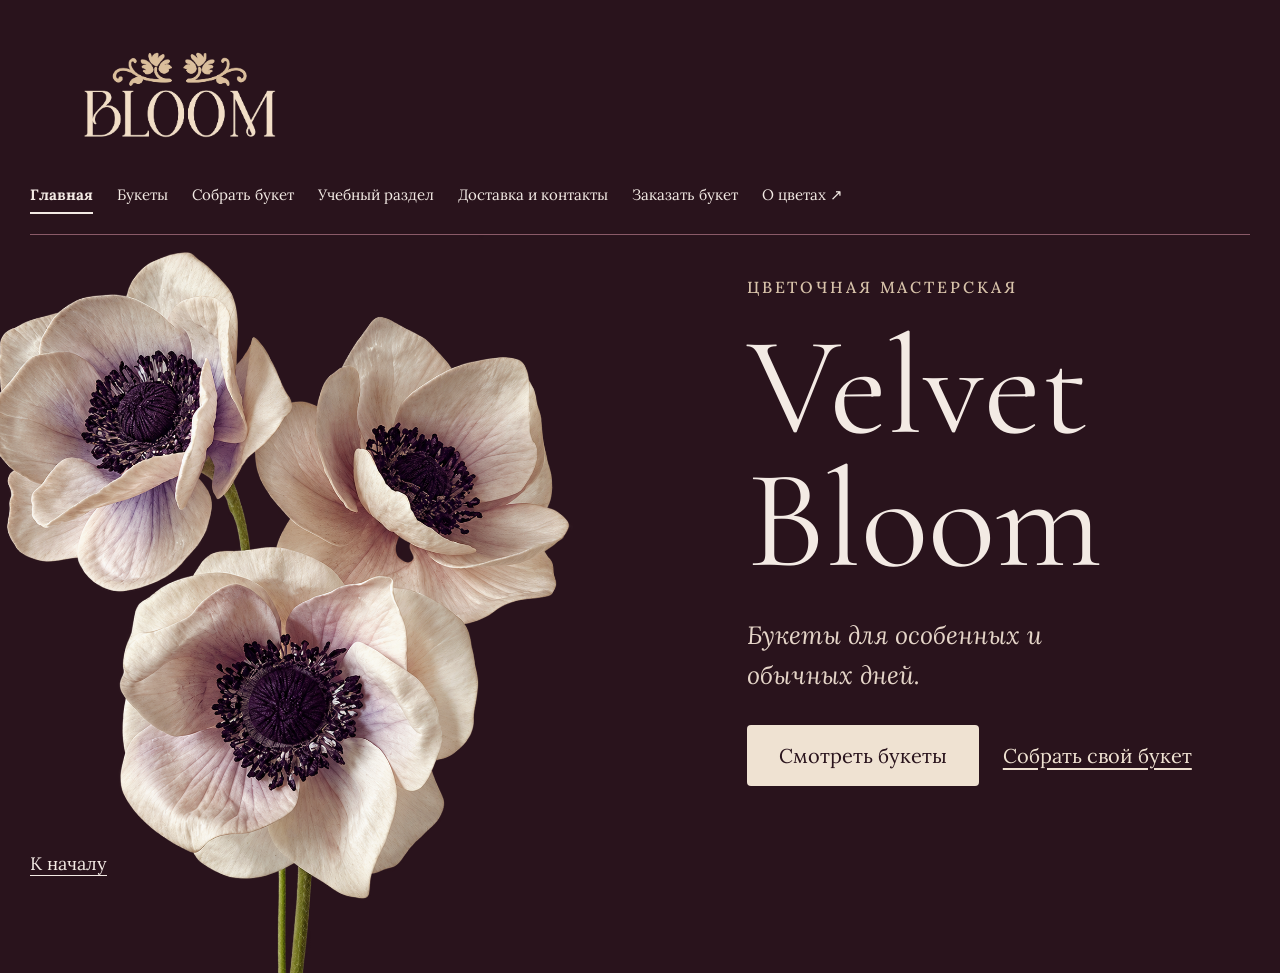
<file: index.html>
<!DOCTYPE html>
<html lang="ru">
<head>
    <meta charset="UTF-8">
    <meta name="viewport" content="width=device-width, initial-scale=1.0">
    <title>Velvet Bloom — цветочная мастерская</title>
    <link href="https://fonts.googleapis.com/css2?family=Cormorant+Garamond:wght@400;500&display=swap"
      rel="stylesheet">
    <link href="https://fonts.googleapis.com/css2?family=Lora:wght@400;500;600;700&display=swap"
      rel="stylesheet">  
      <link rel="stylesheet" href="css/style.css">
</head>
<body id="top">
    <nav>
        <a class="site-logo" href="index.html">
    <img src="images/logo-bloom.png"
     alt="Velvet Bloom — на главную"
     width="180">
</a>
    <a href="index.html" aria-current="page">Главная</a>
    <a href="html/bouquets.html">Букеты</a>
    <a href="html/builder.html">Собрать букет</a>
    <a href="html/study.html">Учебный раздел</a>
    <a href="html/contacts.html#delivery">Доставка и контакты</a>
    <a href="html/order.html">Заказать букет</a>
    <a href="https://ru.wikipedia.org/wiki/Цветковые_растения"
   target="_blank"
   rel="noopener noreferrer">О цветах ↗</a>
</nav>
    <main class="hero">
        <div class="hero-flower">
    <img src="images/hero-anemones.png" alt="">
</div>
    <div class="hero-text" id="about">
        <p class="hero-label">Цветочная мастерская</p>

        <h1>Velvet Bloom</h1>

        <p class="hero-description">
            Букеты для особенных и обычных дней.
        </p>

        <div class="hero-actions" id="choose">
            <a class="hero-button" href="html/bouquets.html">Смотреть букеты</a>
            <a class="hero-link" href="html/builder.html">Собрать свой букет</a>
        </div>
    </div>

</main>
<p class="section-links">
    <a href="#top">К началу</a>
</p>
</body>
</html>
</file>
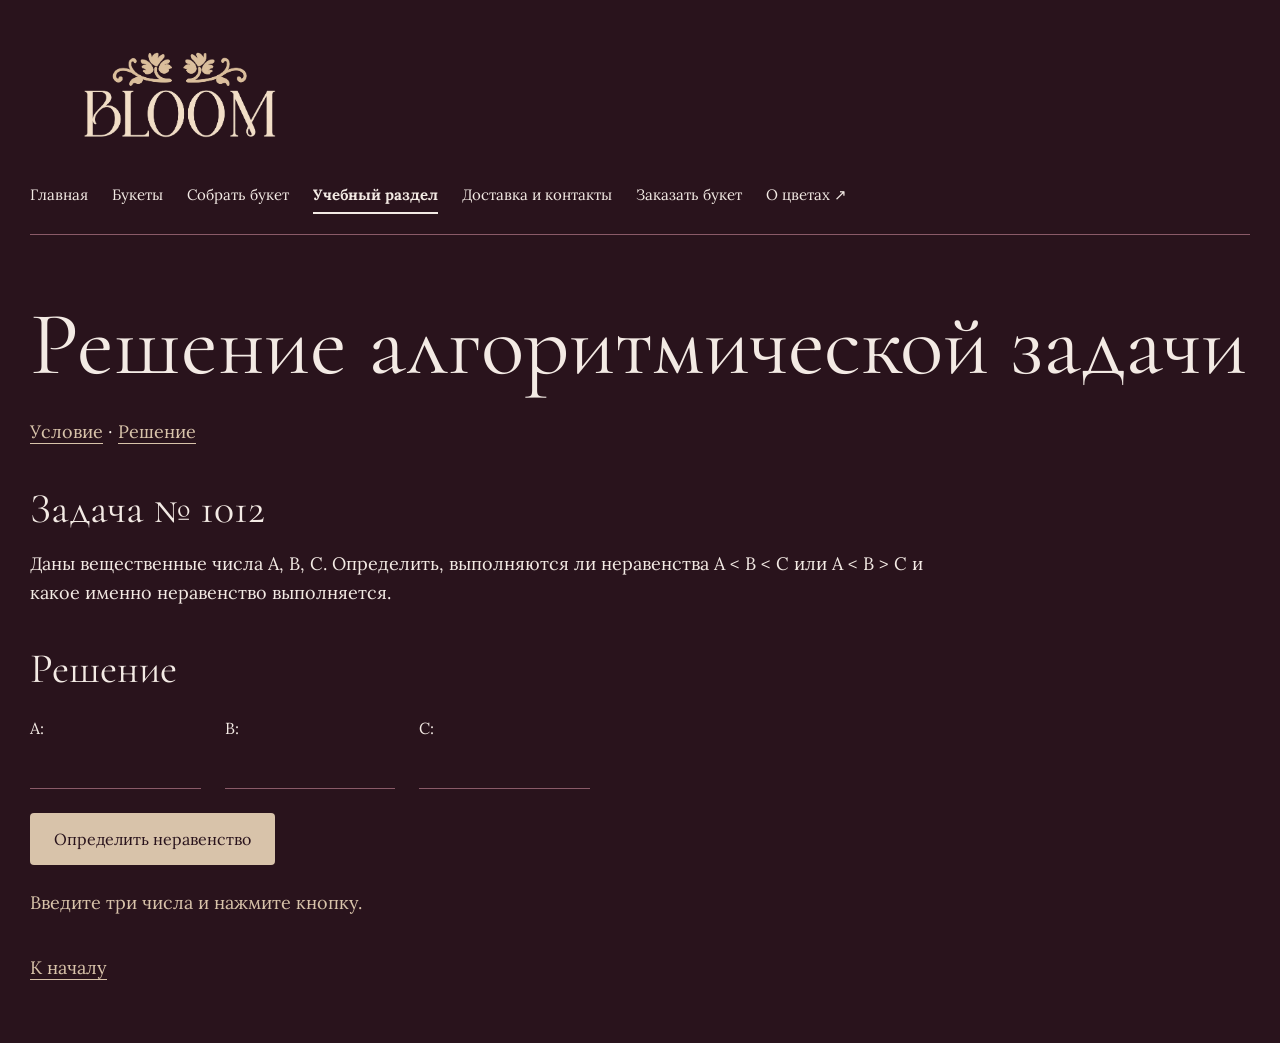
<file: html/algorithm.html>
<!DOCTYPE html>
<html lang="ru">
<head>
  <meta charset="UTF-8">
  <meta name="viewport" content="width=device-width, initial-scale=1.0">
  <title>Решение алгоритмической задачи — Velvet Bloom</title>
  <link href="https://fonts.googleapis.com/css2?family=Lora:wght@400;500;600;700&display=swap"
      rel="stylesheet">
    <link href="https://fonts.googleapis.com/css2?family=Cormorant+Garamond:wght@400;500&display=swap"
      rel="stylesheet"> 
      <link rel="stylesheet" href="../css/style.css">
</head>
<body>
  <nav>
    <a class="site-logo" href="../index.html">
    <img src="../images/logo-bloom.png"
     alt="Velvet Bloom — на главную"
     width="180">
</a>
    <a href="../index.html">Главная</a>
    <a href="bouquets.html">Букеты</a>
    <a href="builder.html">Собрать букет</a>
    <a href="study.html" aria-current="page">Учебный раздел</a>
    <a href="contacts.html#delivery">Доставка и контакты</a>
    <a href="order.html">Заказать букет</a>
    <a href="https://ru.wikipedia.org/wiki/Цветковые_растения"
   target="_blank"
   rel="noopener noreferrer">О цветах ↗</a>
  </nav>

 <main id="top" class="algorithm-page">
    <h1>Решение алгоритмической задачи</h1>

    <p>
        <a href="#condition">Условие</a> ·
        <a href="#solution">Решение</a>
    </p>

    <section id="condition">
        <h2>Задача № 1012</h2>
        <p>
            Даны вещественные числа A, B, C. Определить,
            выполняются ли неравенства A &lt; B &lt; C
            или A &lt; B &gt; C и какое именно неравенство выполняется.
        </p>
    </section>

    <section id="solution">
        <h2>Решение</h2>

        <form id="algorithm-form">
            <label>
                A:
                <input type="number" id="number-a"
                       name="a" step="any" required>
            </label>

            <label>
                B:
                <input type="number" id="number-b"
                       name="b" step="any" required>
            </label>

            <label>
                C:
                <input type="number" id="number-c"
                       name="c" step="any" required>
            </label>

            <button type="submit">Определить неравенство</button>
        </form>

        <p id="algorithm-result" aria-live="polite">
            Введите три числа и нажмите кнопку.
        </p>
    </section>

    <p><a href="#top">К началу</a></p>
</main>
<script>
    document.getElementById('algorithm-form')
        .addEventListener('submit', function (event) {
            event.preventDefault();

            const a = document.getElementById('number-a').valueAsNumber;
            const b = document.getElementById('number-b').valueAsNumber;
            const c = document.getElementById('number-c').valueAsNumber;
            const result = document.getElementById('algorithm-result');

            if (![a, b, c].every(Number.isFinite)) {
                result.innerText = 'Введите три корректных числа.';
                return;
            }

            if (a < b && b < c) {
                result.innerText = 'Выполняется неравенство A < B < C.';
            } else if (a < b && b > c) {
                result.innerText = 'Выполняется неравенство A < B > C.';
            } else {
                result.innerText =
                    'Ни одно из указанных неравенств не выполняется.';
            }
        });
</script>
</body>
</html>
</file>
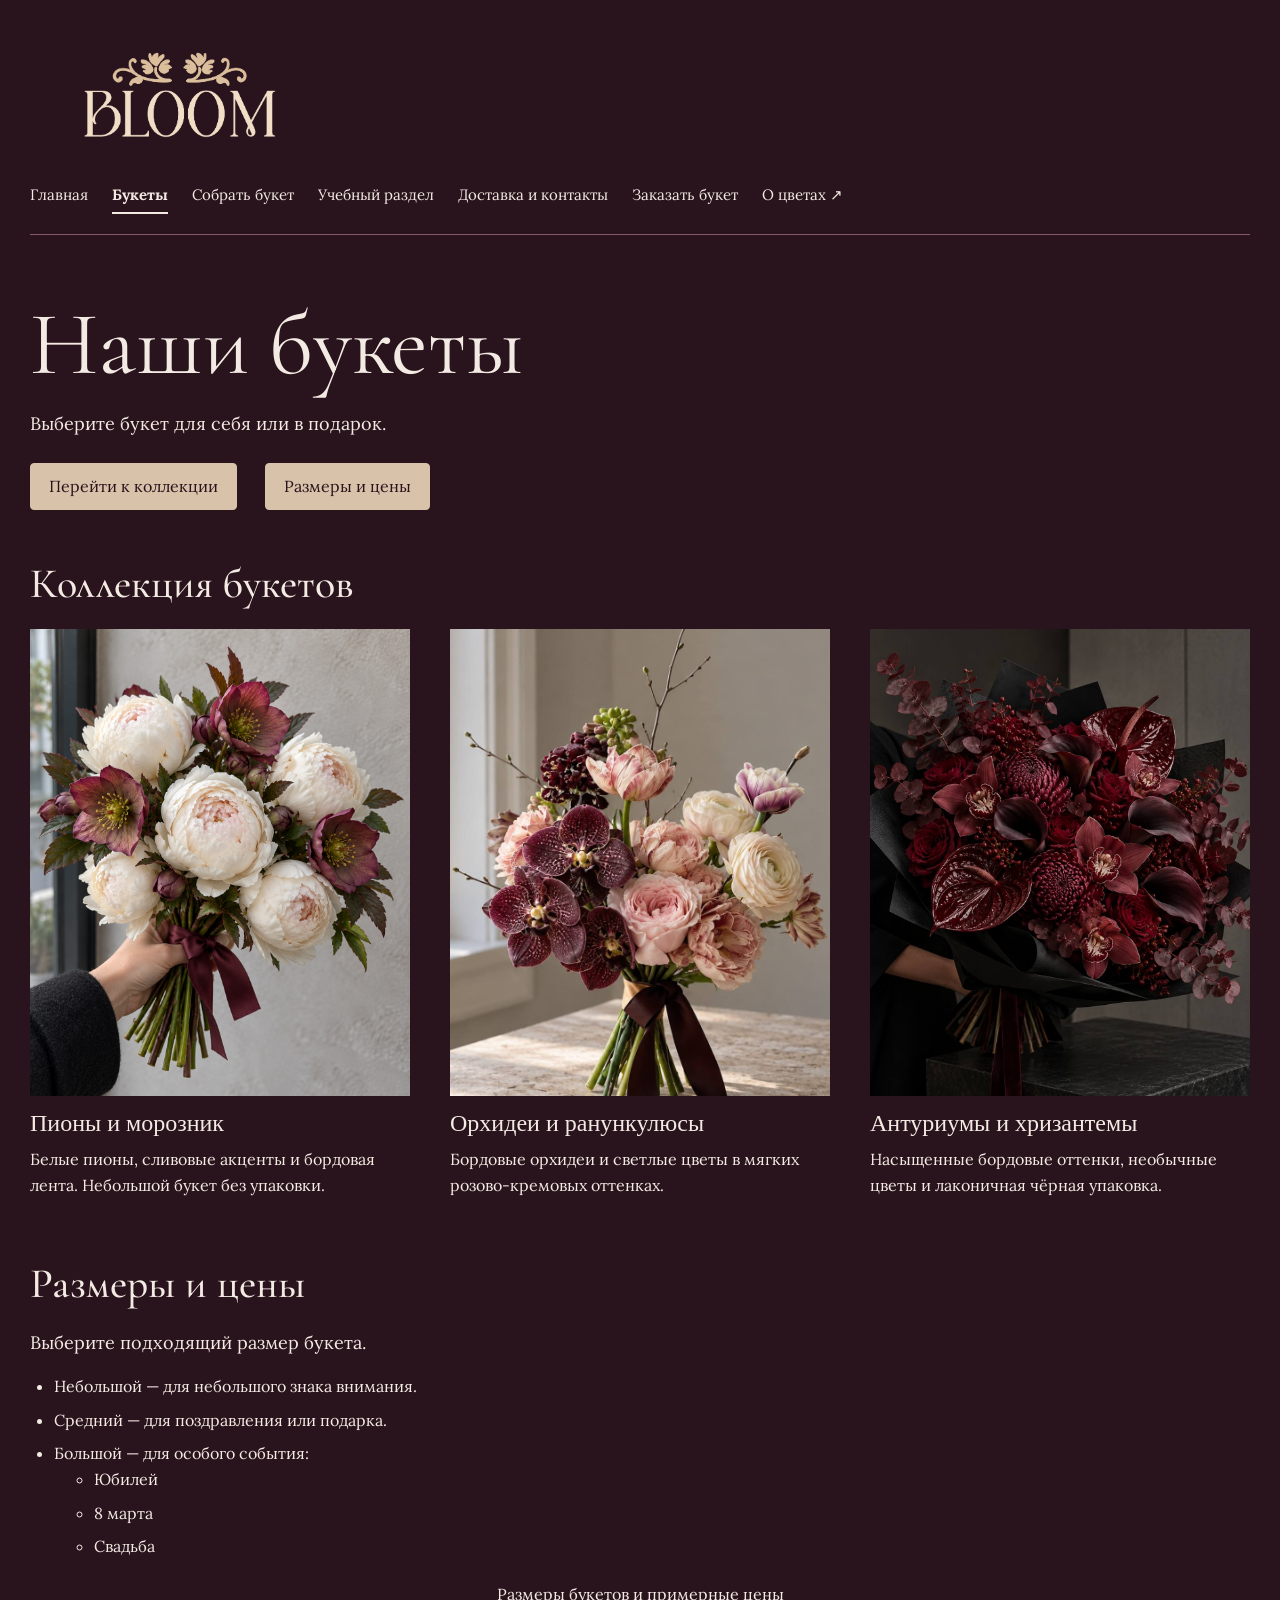
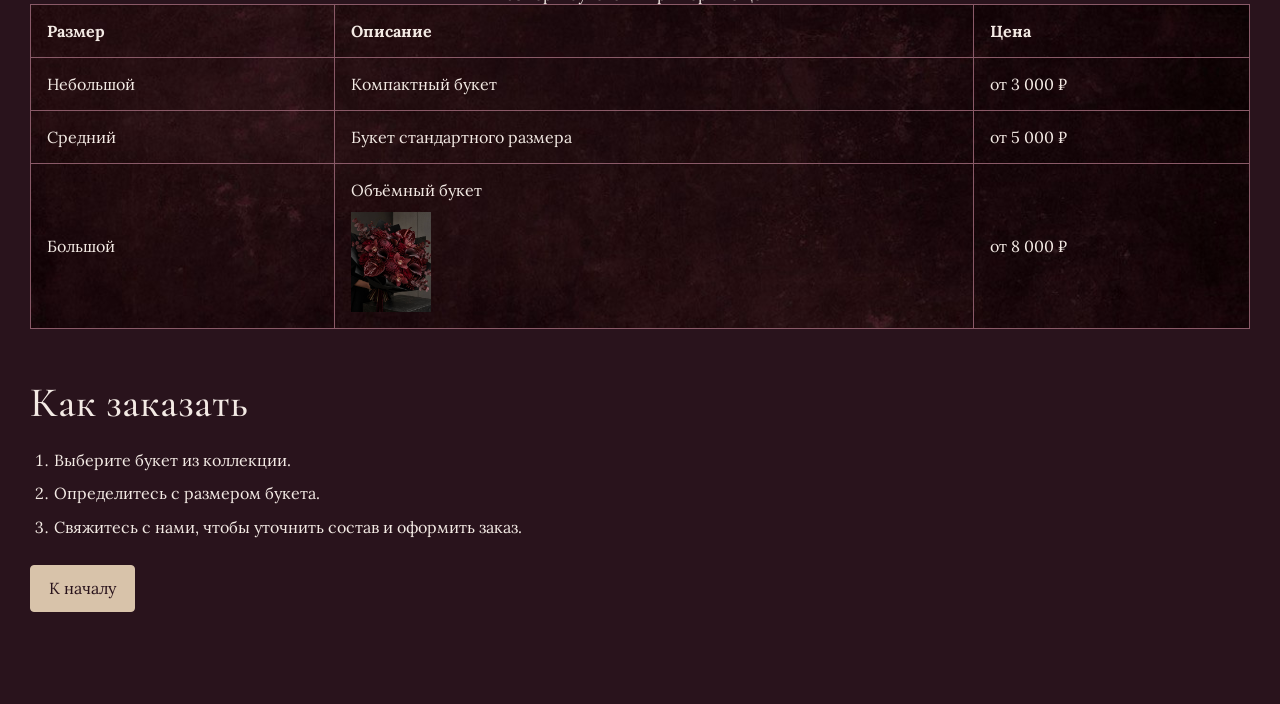
<file: html/bouquets.html>
<!DOCTYPE html>
<html lang="ru">
<head>
    <meta charset="UTF-8">
    <meta name="viewport" content="width=device-width, initial-scale=1.0">
    <title>Букеты — Velvet Bloom</title>
    <link href="https://fonts.googleapis.com/css2?family=Lora:wght@400;500;600;700&display=swap"
      rel="stylesheet">
    <link href="https://fonts.googleapis.com/css2?family=Cormorant+Garamond:wght@400;500&display=swap"
      rel="stylesheet">
      <link rel="stylesheet" href="../css/style.css">
</head>
<body class="catalog-page">
    <nav>
        <a class="site-logo" href="../index.html">
    <img src="../images/logo-bloom.png"
     alt="Velvet Bloom — на главную"
     width="180">
</a>
    <a href="../index.html">Главная</a>
    <a href="bouquets.html" aria-current="page">Букеты</a>
    <a href="builder.html">Собрать букет</a>
    <a href="study.html">Учебный раздел</a>
    <a href="contacts.html#delivery">Доставка и контакты</a>
    <a href="order.html">Заказать букет</a>
    <a href="https://ru.wikipedia.org/wiki/Цветковые_растения"
   target="_blank"
   rel="noopener noreferrer">О цветах ↗</a>
</nav>
    <h1 id="top">Наши букеты</h1>
    <p>Выберите букет для себя или в подарок.</p>
    <p class="section-links">
    <a href="#collection">Перейти к коллекции</a>
    <a href="#prices">Размеры и цены</a>
</p>
    <h2 id="collection">Коллекция букетов</h2>
    <div class="bouquet-grid">
   <figure>
    <img src="../images/bouquet-02.png"
         alt="Компактный букет из белых пионов и морозника"
         width="350">
    <figcaption>Пионы и морозник</figcaption>
    <p class="bouquet-description">
        Белые пионы, сливовые акценты и бордовая лента. Небольшой букет без упаковки.
    </p>
</figure>

<figure>
    <img src="../images/bouquet-03.jpeg"
         alt="Средний букет с бордовыми орхидеями и светлыми ранункулюсами"
         width="350">
    <figcaption>Орхидеи и ранункулюсы</figcaption>
    <p class="bouquet-description">
        Бордовые орхидеи и светлые цветы в мягких розово-кремовых оттенках.
    </p>
</figure>

<figure>
    <img src="../images/bouquet-01.jpg"
         alt="Большой букет в бордовых оттенках"
         width="350">
    <figcaption>Антуриумы и хризантемы</figcaption>
    <p class="bouquet-description">
        Насыщенные бордовые оттенки, необычные цветы и лаконичная чёрная упаковка.
    </p>
</figure>
</div>
<h2 id="prices">Размеры и цены</h2>
<p>Выберите подходящий размер букета.</p>
<ul class="size-list">
    <li>Небольшой — для небольшого знака внимания.</li>
    <li>Средний — для поздравления или подарка.</li>
    <li>
        Большой — для особого события:
        <ul>
            <li>Юбилей</li>
            <li>8 марта</li>
            <li>Свадьба</li>
        </ul>
    </li>
</ul>
    <table class="price-table">
    <caption>Размеры букетов и примерные цены</caption>
    <tr>
        <th scope="col">Размер</th>
        <th scope="col">Описание</th>
        <th scope="col">Цена</th>
    </tr>
    <tr>
        <td>Небольшой</td>
        <td>Компактный букет</td>
        <td>от 3 000 ₽</td>
    </tr>
    <tr>
    <td>Средний</td>
    <td>Букет стандартного размера</td>
    <td>от 5 000 ₽</td>
</tr>
<tr>
    <td>Большой</td>
    <td>
    Объёмный букет
    <a class="table-photo" href="bouquet-01.html" target="_blank" rel="noopener">
        <img src="../images/bouquet-01.jpg"
            alt="Посмотреть большой букет из антуриумов и хризантем"
             width="80">
    </a>
</td>
    <td>от 8 000 ₽</td>
</tr>
</table>
<h2>Как заказать</h2>

<ol class="size-list">
    <li>Выберите букет из коллекции.</li>
    <li>Определитесь с размером букета.</li>
    <li>Свяжитесь с нами, чтобы уточнить состав и оформить заказ.</li>
</ol>
<p class="section-links">
    <a href="#top">К началу</a>
</p>
</body>
</html>
</file>
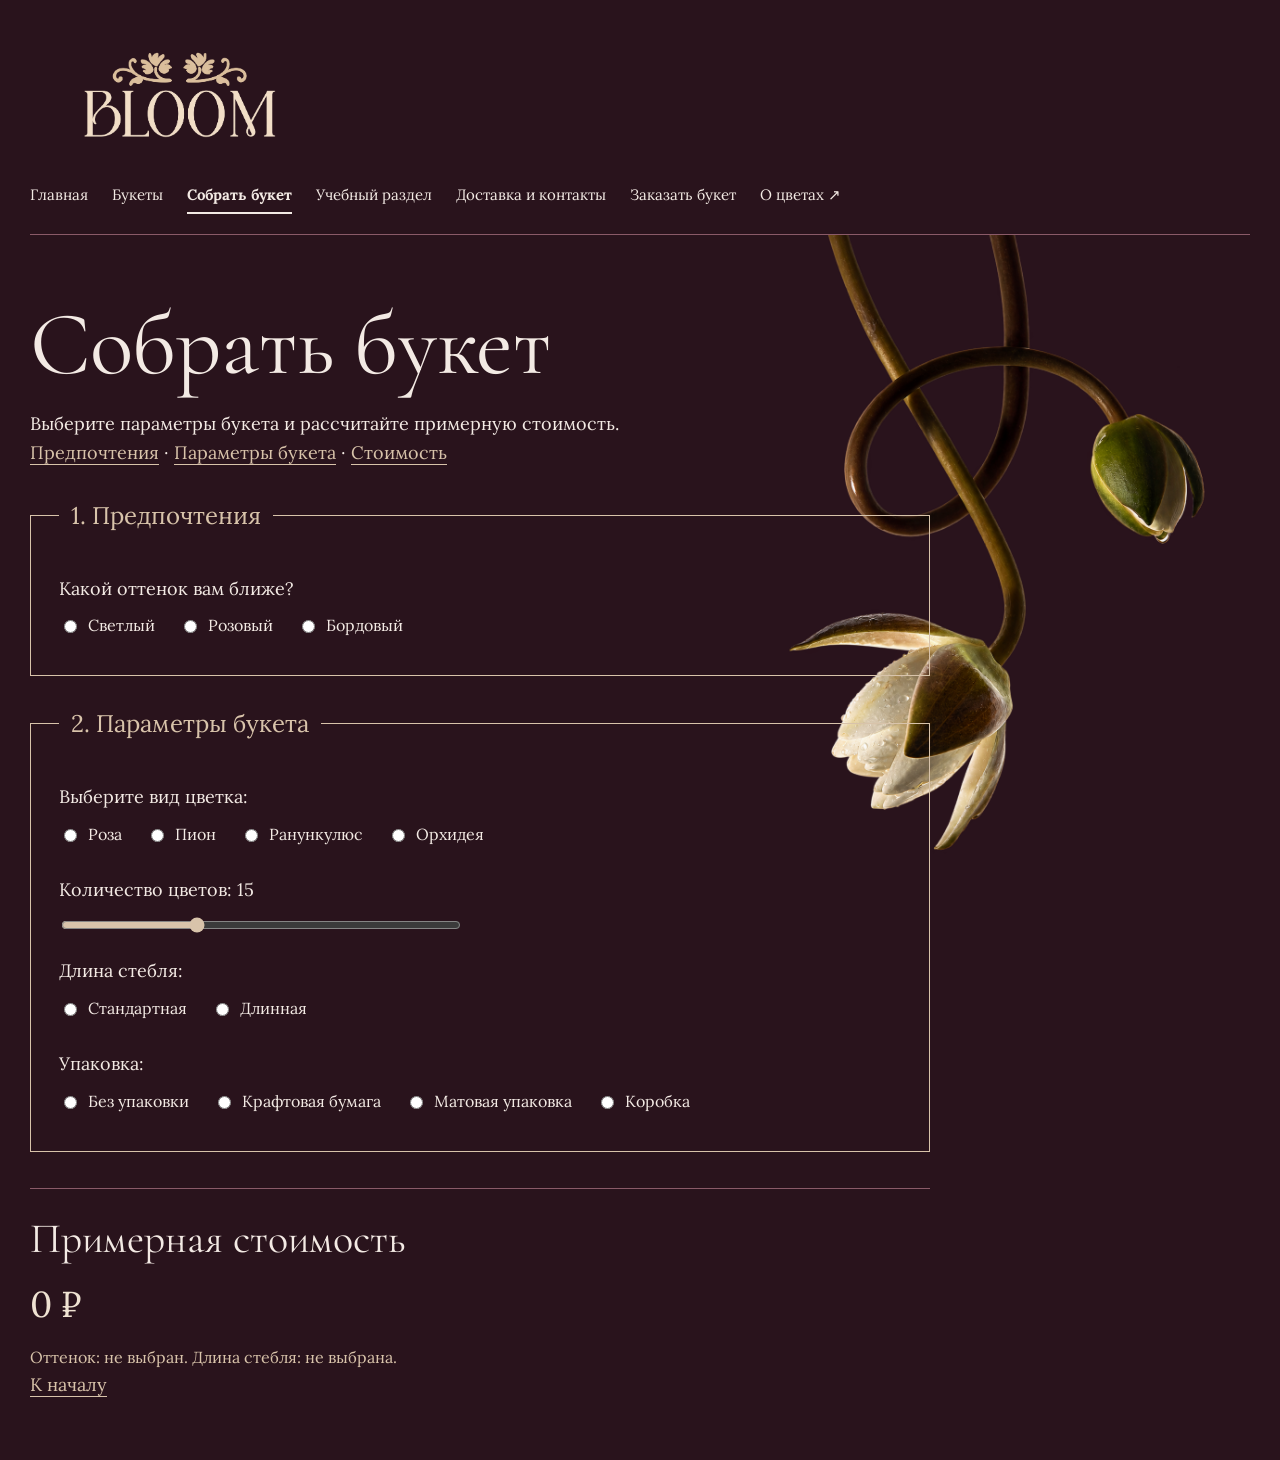
<file: html/builder.html>
<!DOCTYPE html>
<html lang="ru">
<head>
    <meta charset="UTF-8">
    <meta name="viewport" content="width=device-width, initial-scale=1.0">
    <title>Собрать букет - Velvet Bloom</title>
   <link href="https://fonts.googleapis.com/css2?family=Cormorant+Garamond:wght@400;500&display=swap"
      rel="stylesheet">
    <link href="https://fonts.googleapis.com/css2?family=Lora:wght@400;500;600;700&display=swap"
      rel="stylesheet">
      <link rel="stylesheet" href="../css/style.css">
</head>
<body>
    <nav>
        <a class="site-logo" href="../index.html">
    <img src="../images/logo-bloom.png"
     alt="Velvet Bloom — на главную"
     width="180">
</a>
    <a href="../index.html">Главная</a>
    <a href="bouquets.html">Букеты</a>
    <a href="builder.html" aria-current="page">Собрать букет</a>
    <a href="study.html">Учебный раздел</a>
    <a href="contacts.html#delivery">Доставка и контакты</a>
    <a href="order.html">Заказать букет</a>
    <a href="https://ru.wikipedia.org/wiki/Цветковые_растения"
   target="_blank"
   rel="noopener noreferrer">О цветах ↗</a>
</nav>
<main id="top" class="builder-page">
    <img class="builder-flower"
         src="../images/hero-lillies2.png"
         alt="">
    <h1>Собрать букет</h1>
    <p>Выберите параметры букета и рассчитайте примерную стоимость.</p>
    <p>
    <a href="#preferences">Предпочтения</a> ·
    <a href="#parameters">Параметры букета</a> ·
    <a href="#result">Стоимость</a>
</p>
    <form class="bouquet-builder">
    <fieldset id="preferences">
        <legend>1. Предпочтения</legend>

        <p>Какой оттенок вам ближе?</p>

        <label>
            <input type="radio" name="color" value="light">
            Светлый
        </label>

        <label>
            <input type="radio" name="color" value="pink">
            Розовый
        </label>

        <label>
            <input type="radio" name="color" value="burgundy">
            Бордовый
        </label>
    </fieldset>

    <fieldset id="parameters">
        <legend>2. Параметры букета</legend>

        <p>Выберите вид цветка:</p>

        <label>
            <input type="radio" name="flower" value="rose">
            Роза
        </label>

        <label>
            <input type="radio" name="flower" value="peony">
            Пион
        </label>

        <label>
            <input type="radio" name="flower" value="ranunculus">
            Ранункулюс
        </label>

        <label>
            <input type="radio" name="flower" value="orchid">
            Орхидея
        </label>

        <p>
    Количество цветов:
    <span id="quantity-value">15</span>
</p>

<input type="range"
       id="quantity"
       name="quantity"
       min="5"
       max="35"
       value="15">
        <p>Длина стебля:</p>

        <label>
            <input type="radio" name="stem" value="standard">
            Стандартная
        </label>

        <label>
            <input type="radio" name="stem" value="long">
            Длинная
        </label>

        <p>Упаковка:</p>

        <label>
            <input type="radio" name="package" value="none">
            Без упаковки
        </label>

        <label>
            <input type="radio" name="package" value="craft">
            Крафтовая бумага
        </label>

        <label>
            <input type="radio" name="package" value="matte">
            Матовая упаковка
        </label>

        <label>
            <input type="radio" name="package" value="box">
            Коробка
        </label>
    </fieldset>
    <div class="builder-result" id="result">
    <h2>Примерная стоимость</h2>
    <p><span id="total-price">0</span> ₽</p>
    <p id="bouquet-summary" aria-live="polite">
        Здесь появятся выбранный оттенок и длина стебля.
    </p>
</div>
</form>
<p><a href="#top">К началу</a></p>
</main>


<script src="../builder.js"></script>
</body>
</html>
</file>
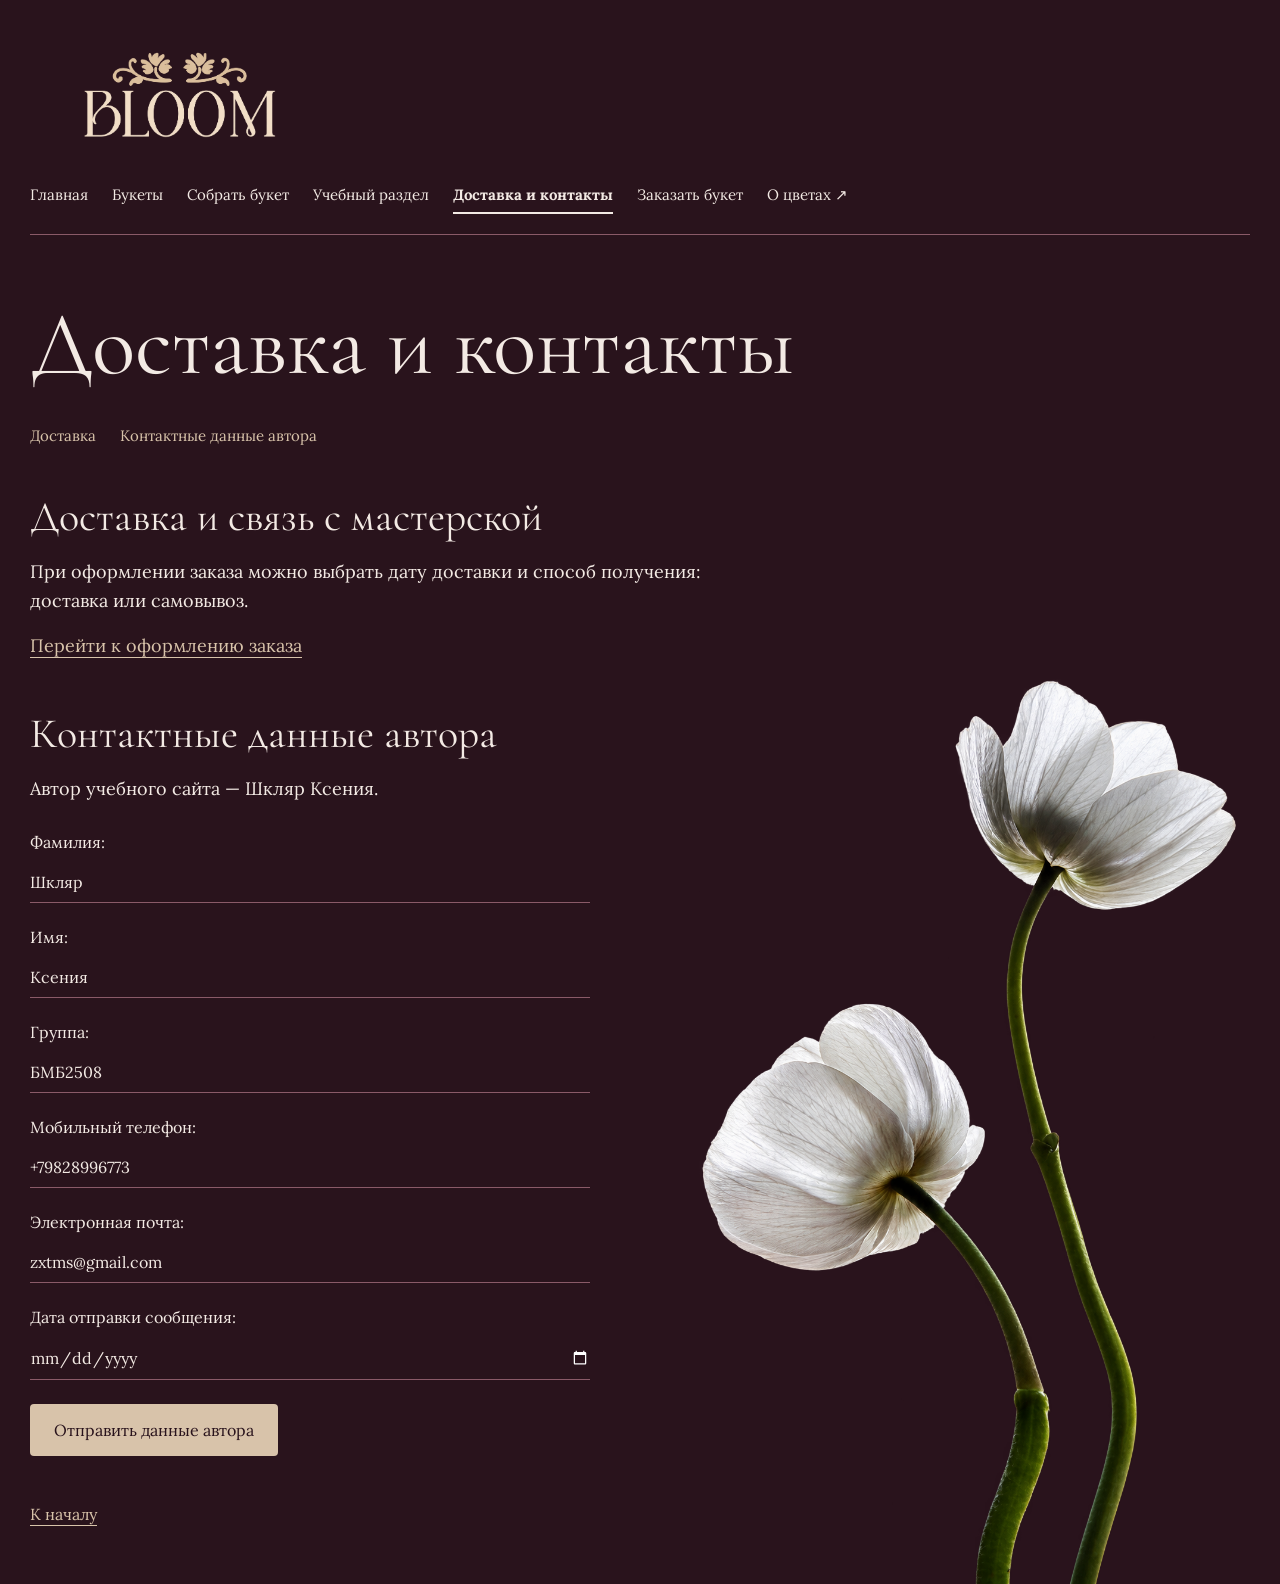
<file: html/contacts.html>
<!DOCTYPE html>
<html lang="ru">
<head>
    <meta charset="UTF-8">
    <meta name="viewport" content="width=device-width, initial-scale=1.0">
    <title>Доставка и контакты — Velvet Bloom</title>
  <link href="https://fonts.googleapis.com/css2?family=Lora:wght@400;500;600;700&display=swap"
      rel="stylesheet">
    <link href="https://fonts.googleapis.com/css2?family=Cormorant+Garamond:wght@400;500&display=swap"
      rel="stylesheet">
      <link rel="stylesheet" href="../css/style.css">
</head>
<body>
    <nav>
        <a class="site-logo" href="../index.html">
    <img src="../images/logo-bloom.png"
     alt="Velvet Bloom — на главную"
     width="180">
</a>
    <a href="../index.html">Главная</a>
    <a href="bouquets.html">Букеты</a>
    <a href="builder.html">Собрать букет</a>
    <a href="study.html">Учебный раздел</a>
    <a href="contacts.html#delivery" aria-current="page">Доставка и контакты</a>
    <a href="order.html">Заказать букет</a>
    <a href="https://ru.wikipedia.org/wiki/Цветковые_растения"
   target="_blank"
   rel="noopener noreferrer">О цветах ↗</a>
</nav>
  <main id="top" class="contacts-page">
    <img class="contacts-flowers"
     src="../images/contacts-flowers.png"
     alt="">
    <h1>Доставка и контакты</h1>

    <nav aria-label="Разделы страницы">
        <a href="#delivery">Доставка</a>
        <a href="#author">Контактные данные автора</a>
    </nav>

    <section id="delivery">
        <h2>Доставка и связь с мастерской</h2>
        <p>
    При оформлении заказа можно выбрать дату доставки
    и способ получения: доставка или самовывоз.
    </p>
        <p>
            <a href="order.html">Перейти к оформлению заказа</a>
        </p>
    </section>

    <section id="author">
        <h2>Контактные данные автора</h2>
        <p>
            Автор учебного сайта — Шкляр Ксения.
        </p>
        <form class="contact-form"
      action="https://httpbin.org/post"
      method="post"
      target="_blank">

    <label>
        Фамилия:
        <input type="text" name="surname" value="Шкляр" readonly>
    </label>

    <label>
        Имя:
        <input type="text" name="name" value="Ксения" readonly>
    </label>

    <label>
        Группа:
        <input type="text" name="group" value="БМБ2508" readonly>
    </label>

    <label>
        Мобильный телефон:
        <input type="tel" name="phone" value="+79828996773" readonly>
    </label>

    <label>
        Электронная почта:
        <input type="email" name="email" value="zxtms@gmail.com" readonly>
    </label>

    <label>
    Дата отправки сообщения:
    <input type="date" name="send-date" required>
</label>

    <button type="submit">Отправить данные автора</button>
</form>
    </section>

    <a href="#top">К началу</a>
</main>
</body>
</html>
</file>
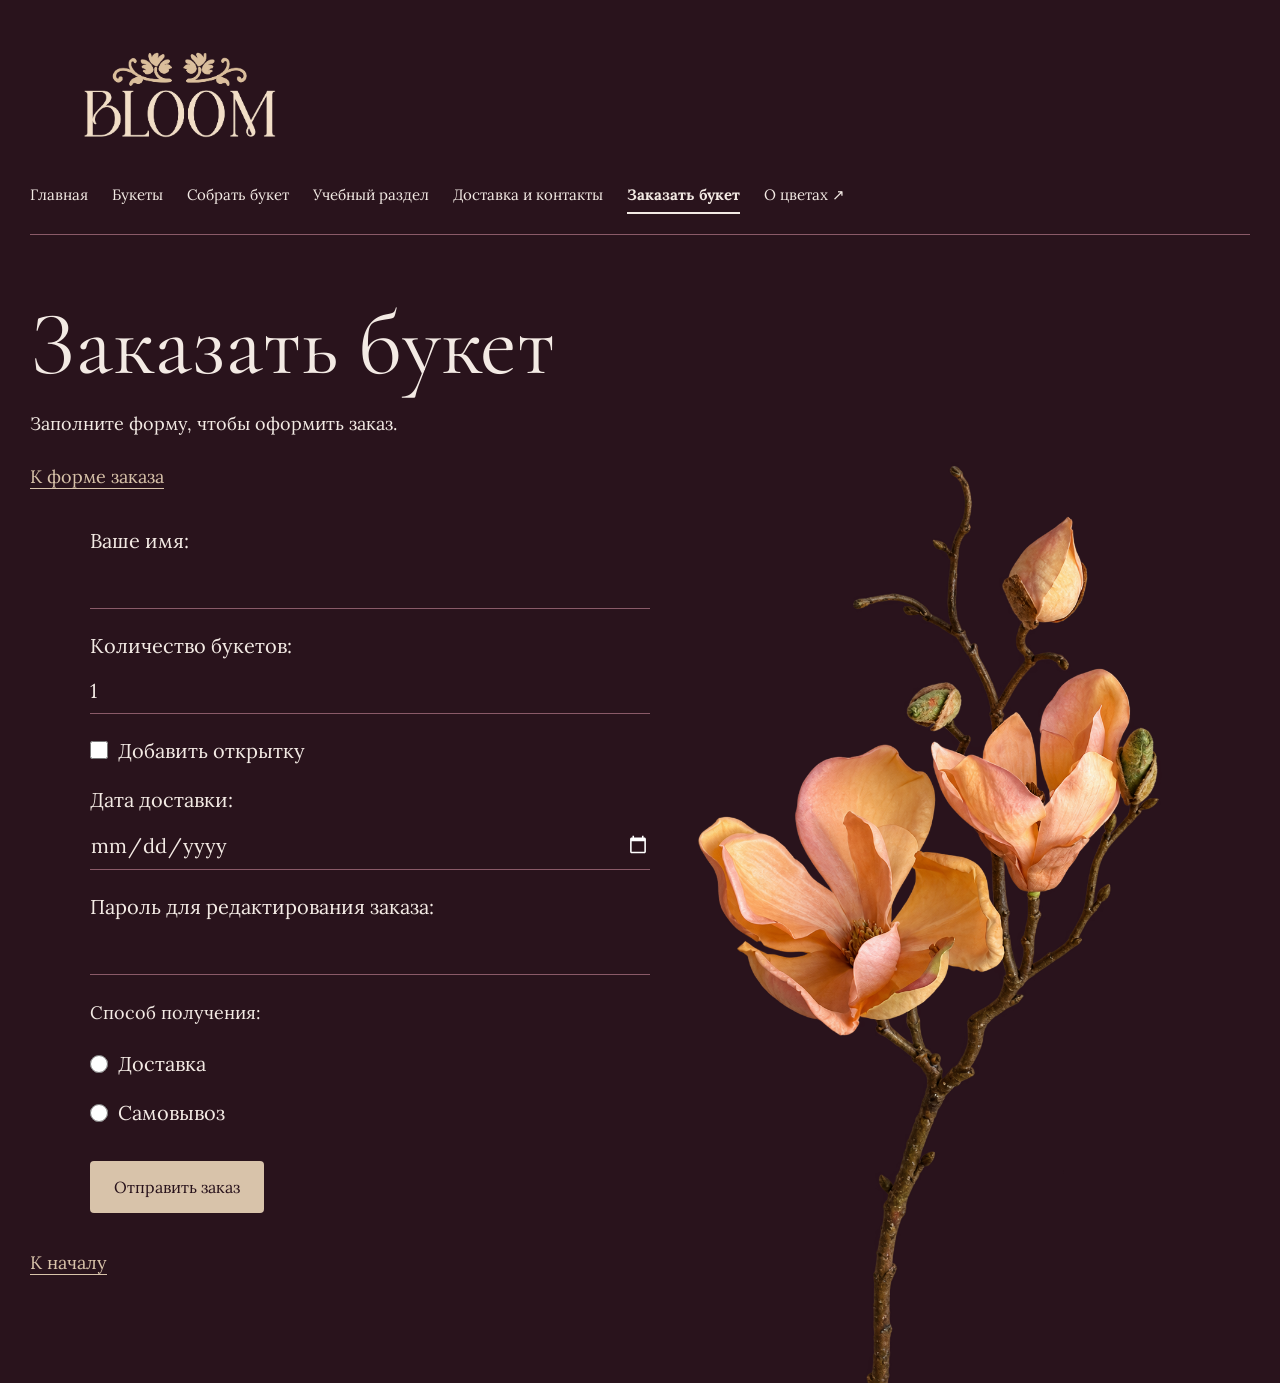
<file: html/order.html>
<!DOCTYPE html>
<html lang="ru">
<head>
    <meta charset="UTF-8">
    <meta name="viewport" content="width=device-width, initial-scale=1.0">
    <title>Заказать букет — Velvet Bloom</title>
    <link href="https://fonts.googleapis.com/css2?family=Lora:wght@400;500;600;700&display=swap"
      rel="stylesheet">
    <link href="https://fonts.googleapis.com/css2?family=Cormorant+Garamond:wght@400;500&display=swap"
      rel="stylesheet">
      <link rel="stylesheet" href="../css/style.css">
</head>
<body>
    <nav>
        <a class="site-logo" href="../index.html">
    <img src="../images/logo-bloom.png"
     alt="Velvet Bloom — на главную"
     width="180">
</a>
    <a href="../index.html">Главная</a>
    <a href="bouquets.html">Букеты</a>
    <a href="builder.html">Собрать букет</a>
    <a href="study.html">Учебный раздел</a>
    <a href="contacts.html#delivery">Доставка и контакты</a>
    <a href="order.html" aria-current="page">Заказать букет</a>
<a href="https://ru.wikipedia.org/wiki/Цветковые_растения"
   target="_blank"
   rel="noopener noreferrer">О цветах ↗</a>
</nav>
   <main id="top" class="order-page">
    <img class="order-flower"
     src="../images/order-magnolia.png"
     alt="">
    <h1>Заказать букет</h1>
    <p>Заполните форму, чтобы оформить заказ.</p>
    <p><a href="#order-form">К форме заказа</a></p>
    <form id="order-form"
      class="order-form"
      action="https://httpbin.org/get"
      method="get"
      target="_blank">
    <label>
        Ваше имя:
        <input type="text" name="customer-name">
    </label>

    <label>
        Количество букетов:
        <input type="number" name="bouquet-count" min="1" value="1">
    </label>

    <label>
        <input type="checkbox" name="card">
        Добавить открытку
    </label>

    <label>
        Дата доставки:
        <input type="date" name="delivery-date">
    </label>

    <label>
    Пароль для редактирования заказа:
    <input type="password" name="order-password">
</label>

    <input type="hidden" name="source" value="website">

    <p>Способ получения:</p>

    <label>
        <input type="radio" name="delivery-type" value="delivery">
        Доставка
    </label>

    <label>
        <input type="radio" name="delivery-type" value="pickup">
        Самовывоз
    </label>
<button type="submit">Отправить заказ</button>
</form>
<p><a href="#top">К началу</a></p>
</main>
</body>
</html>
</file>
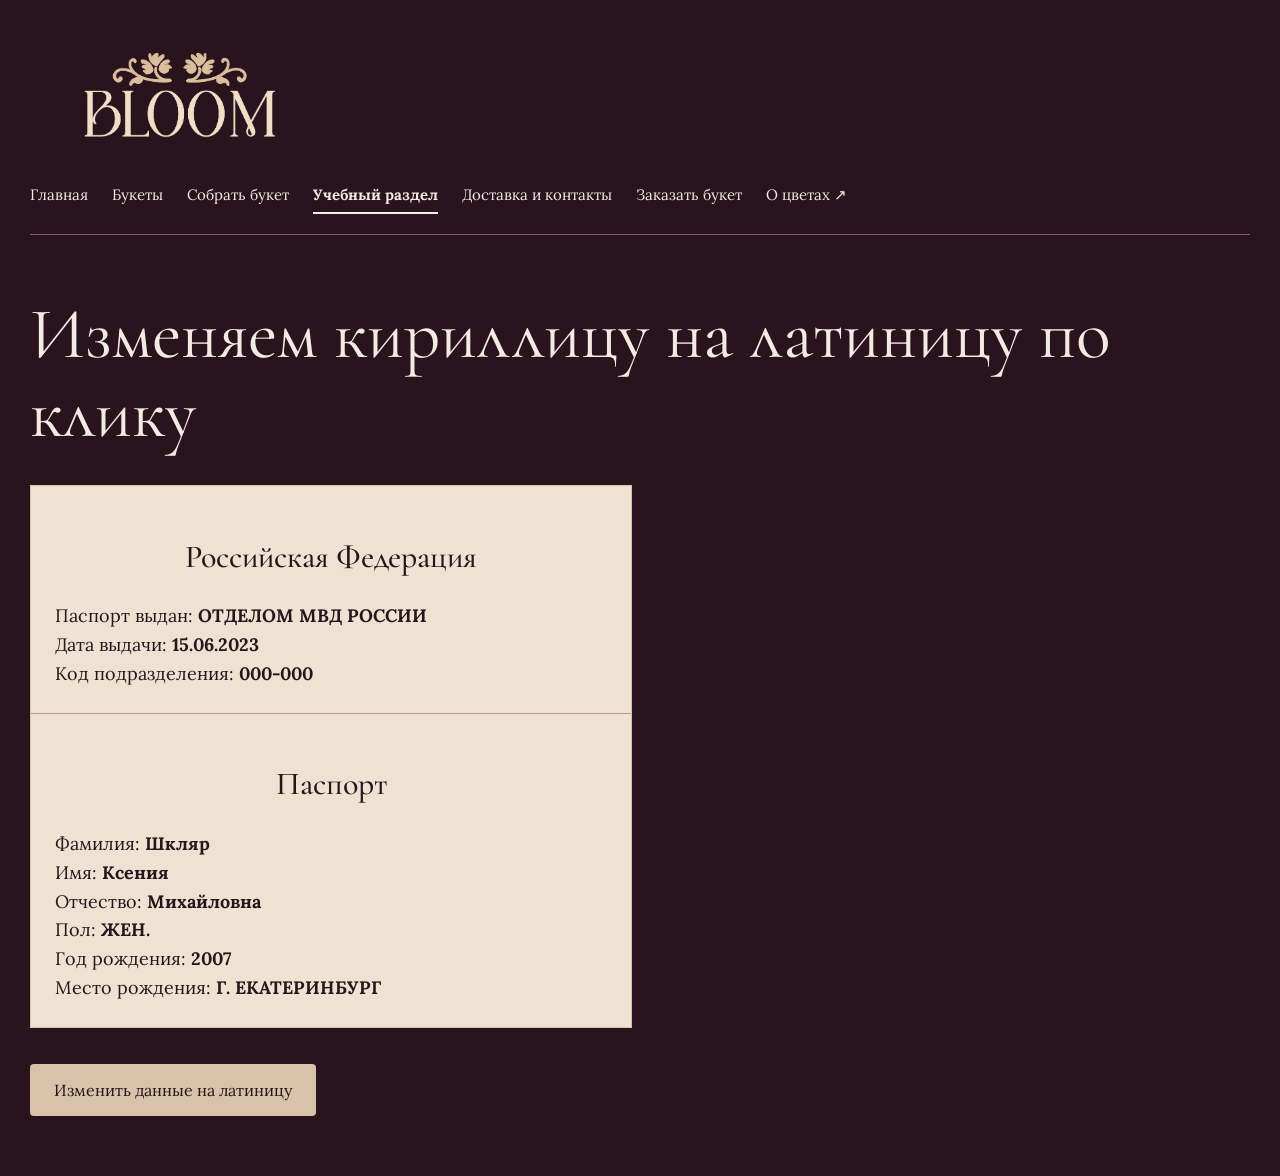
<file: html/passport-change.html>
<!DOCTYPE html>
<html lang="ru">
<head>
    <meta charset="UTF-8">
    <meta name="viewport" content="width=device-width, initial-scale=1.0">
    <title>Изменяем кириллицу на латиницу по клику </title>
    <link href="https://fonts.googleapis.com/css2?family=Lora:wght@400;500;600;700&display=swap"
      rel="stylesheet">
    <link href="https://fonts.googleapis.com/css2?family=Cormorant+Garamond:wght@400;500&display=swap"
      rel="stylesheet">
      <link rel="stylesheet" href="../css/style.css">
</head>
<body>
   <nav>
    <a class="site-logo" href="../index.html">
    <img src="../images/logo-bloom.png"
     alt="Velvet Bloom — на главную"
     width="180">
</a>
  <a href="../index.html">Главная</a>
  <a href="bouquets.html">Букеты</a>
  <a href="builder.html">Собрать букет</a>
  <a href="study.html" aria-current="page">Учебный раздел</a>
  <a href="contacts.html#delivery">Доставка и контакты</a>
  <a href="order.html">Заказать букет</a>
  <a href="https://ru.wikipedia.org/wiki/Цветковые_растения"
   target="_blank"
   rel="noopener noreferrer">О цветах ↗</a>
</nav>
  <main id="top" class="passport-task">
    <h1>Изменяем кириллицу на латиницу по клику</h1>
    <div class="passport">
    <section class="passport-page">
        <h2>Российская Федерация</h2>
        <p>Паспорт выдан: <span>ОТДЕЛОМ МВД РОССИИ</span></p>
        <p>Дата выдачи: <span>15.06.2023</span></p>
        <p>Код подразделения: <span>000-000</span></p>
    </section>

    <section class="passport-page">
        <h2>Паспорт</h2>
        <p>Фамилия: <span id="passport-surname">Шкляр</span></p>
        <p>Имя: <span id="passport-name">Ксения</span></p>
        <p>Отчество: <span>Михайловна</span></p>
        <p>Пол: <span>ЖЕН.</span></p>
        <p>Год рождения: <span id="passport-year">2007</span></p>
        <p>Место рождения: <span>Г. ЕКАТЕРИНБУРГ</span></p>
    </section>
</div>
<button type="button" id="change-passport">
    Изменить данные на латиницу
</button>
</main>
<script>
    document.getElementById('change-passport')
        .addEventListener('click', function () {
            document.getElementById('passport-surname').innerText = 'Shklyar';
            document.getElementById('passport-name').innerText = 'Ksenia';
            document.getElementById('passport-year').innerText = 'MMVII';
        });
</script>
</body>
</html>
</file>
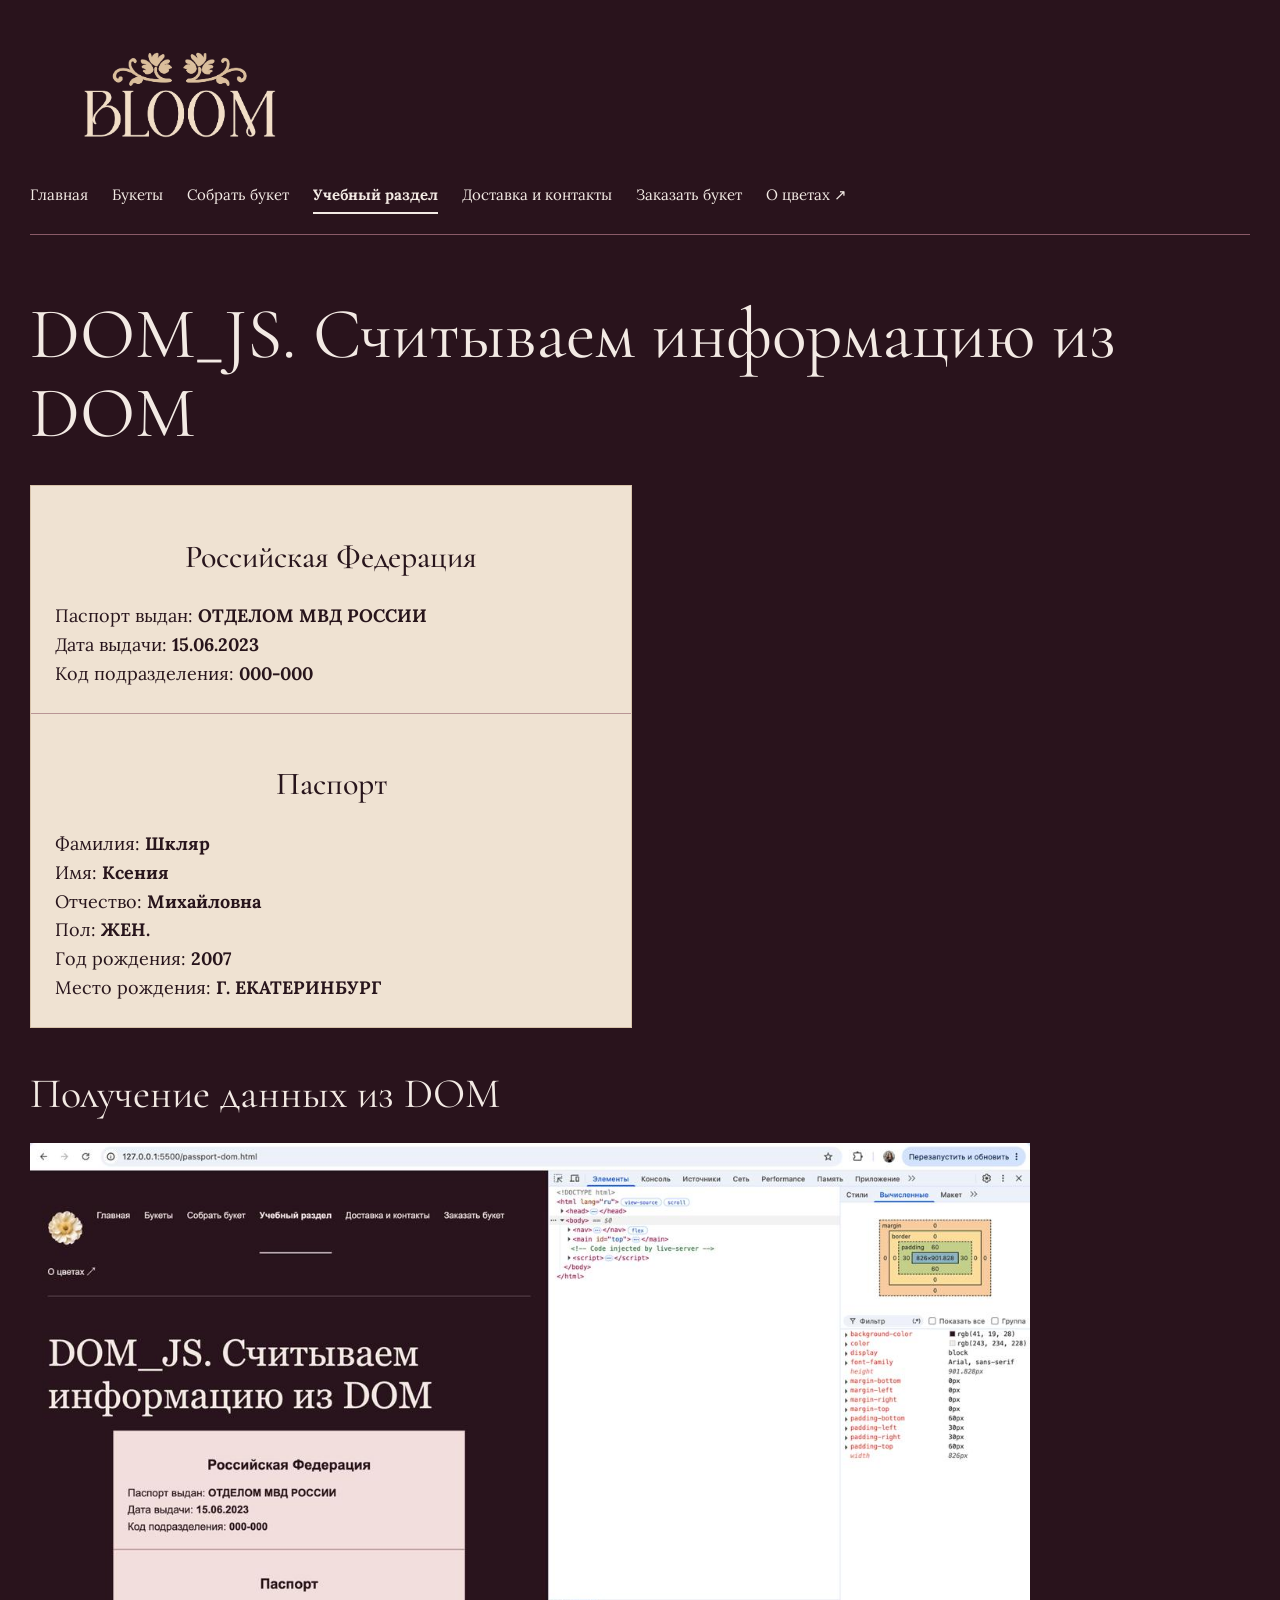
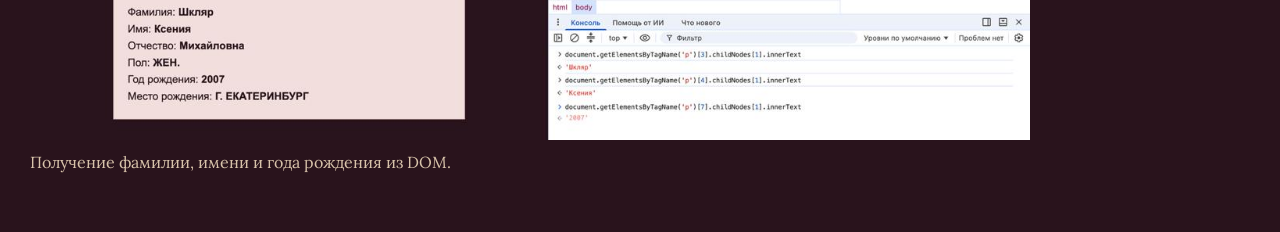
<file: html/passport-dom.html>
<!DOCTYPE html>
<html lang="ru">
<head>
    <meta charset="UTF-8">
    <meta name="viewport" content="width=device-width, initial-scale=1.0">
   <title>DOM_JS. Считываем информацию из DOM</title>
   <link href="https://fonts.googleapis.com/css2?family=Lora:wght@400;500;600;700&display=swap"
      rel="stylesheet">
    <link href="https://fonts.googleapis.com/css2?family=Cormorant+Garamond:wght@400;500&display=swap"
      rel="stylesheet">
      <link rel="stylesheet" href="../css/style.css">
</head>
<body>
   <nav>
    <a class="site-logo" href="../index.html">
    <img src="../images/logo-bloom.png"
     alt="Velvet Bloom — на главную"
     width="180">
</a>
  <a href="../index.html">Главная</a>
  <a href="bouquets.html">Букеты</a>
  <a href="builder.html">Собрать букет</a>
  <a href="study.html" aria-current="page">Учебный раздел</a>
  <a href="contacts.html#delivery">Доставка и контакты</a>
  <a href="order.html">Заказать букет</a>
  <a href="https://ru.wikipedia.org/wiki/Цветковые_растения"
   target="_blank"
   rel="noopener noreferrer">О цветах ↗</a>
</nav>
  <main id="top" class="passport-task">
    <h1>DOM_JS. Считываем информацию из DOM</h1>
    <div class="passport">
    <section class="passport-page">
        <h2>Российская Федерация</h2>
        <p>Паспорт выдан: <span>ОТДЕЛОМ МВД РОССИИ</span></p>
        <p>Дата выдачи: <span>15.06.2023</span></p>
        <p>Код подразделения: <span>000-000</span></p>
    </section>

    <section class="passport-page">
        <h2>Паспорт</h2>
        <p>Фамилия: <span id="passport-surname">Шкляр</span></p>
        <p>Имя: <span id="passport-name">Ксения</span></p>
        <p>Отчество: <span>Михайловна</span></p>
        <p>Пол: <span>ЖЕН.</span></p>
        <p>Год рождения: <span id="passport-year">2007</span></p>
        <p>Место рождения: <span>Г. ЕКАТЕРИНБУРГ</span></p>
    </section>
</div>
<h2>Получение данных из DOM</h2>
<figure>
    <img src="../images/passport-dom.jpg"
         alt="Считывание фамилии, имени и года рождения через консоль браузера"
         style="max-width: 100%; height: auto;">
    <figcaption>
        Получение фамилии, имени и года рождения из DOM.
    </figcaption>
</figure>
</main>
</body>
</html>
</file>
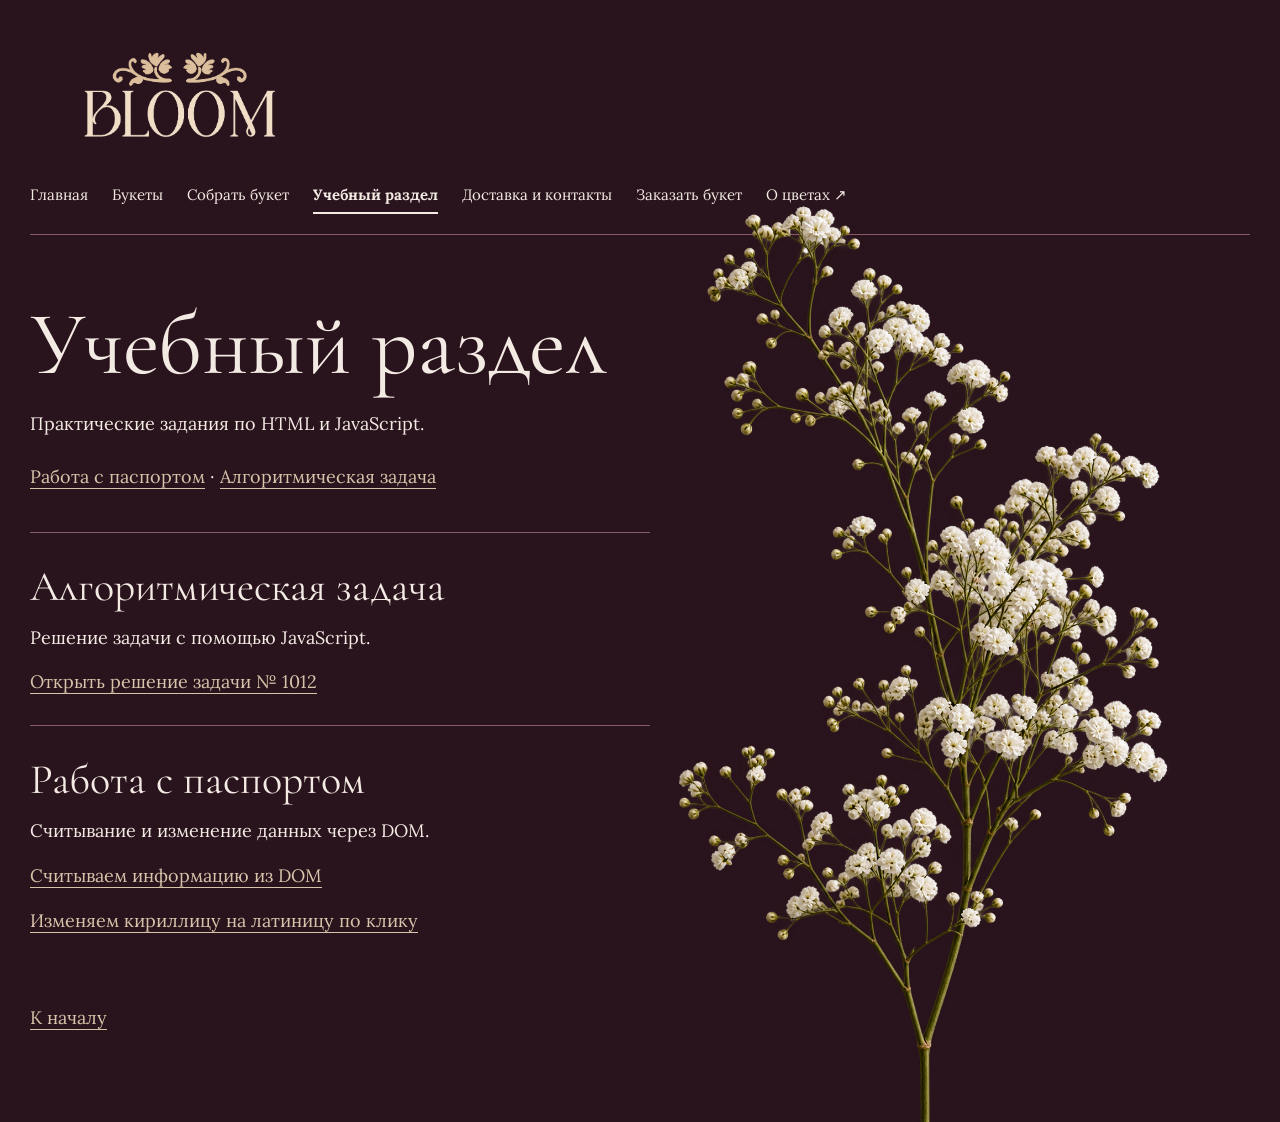
<file: html/study.html>
<!DOCTYPE html>
<html lang="ru">
<head>
  <meta charset="UTF-8">
  <meta name="viewport" content="width=device-width, initial-scale=1.0">
  <title>Учебный раздел — Velvet Bloom</title>
  <link href="https://fonts.googleapis.com/css2?family=Lora:wght@400;500;600;700&display=swap"
      rel="stylesheet">
  <link href="https://fonts.googleapis.com/css2?family=Cormorant+Garamond:wght@400;500&display=swap"
      rel="stylesheet">
      <link rel="stylesheet" href="../css/style.css">
</head>
<body>
  <nav>
    <a class="site-logo" href="../index.html">
    <img src="../images/logo-bloom.png"
     alt="Velvet Bloom — на главную"
     width="180">
</a>
    <a href="../index.html">Главная</a>
    <a href="bouquets.html">Букеты</a>
    <a href="builder.html">Собрать букет</a>
    <a href="study.html" aria-current="page">Учебный раздел</a>
    <a href="contacts.html#delivery">Доставка и контакты</a>
    <a href="order.html">Заказать букет</a>
    <a href="https://ru.wikipedia.org/wiki/Цветковые_растения"
   target="_blank"
   rel="noopener noreferrer">О цветах ↗</a>
  </nav>

  <main id="top" class="study-page">
    <img class="study-oat"
     src="../images/study-oat.png"
     alt="">
  <h1>Учебный раздел</h1>
  <p>Практические задания по HTML и JavaScript.</p>
  <p>
  <a href="#passport">Работа с паспортом</a> ·
  <a href="#algorithm">Алгоритмическая задача</a>
</p>

  <div class="study-tasks">
   <section class="study-card" id="algorithm">
    <h2>Алгоритмическая задача</h2>
    <p>Решение задачи с помощью JavaScript.</p>

    <p>
        <a href="algorithm.html">Открыть решение задачи № 1012</a>
    </p>
</section>

    <section class="study-card" id="passport">
    <h2>Работа с паспортом</h2>
    <p>Считывание и изменение данных через DOM.</p>
    <p>
        <a href="passport-dom.html">Считываем информацию из DOM</a>
    </p>
    <p>
        <a href="passport-change.html">Изменяем кириллицу на латиницу по клику</a>
    </p>
</section>
  </div>
  <p><a href="#top">К началу</a></p>
</main>
</body>
</html>
</file>
<file: css/style.css>
body {
    margin: 0;
    padding: 15px 30px 60px;
    background-color: #29131C;;
    color: #F3EAE4;
    font-family: "Lora", Georgia, serif;
}

h1 {
    margin: 0 0 20px;
    font-family: Georgia, serif;
    font-size: 64px;
    font-weight: normal;
}

p {
    margin: 0;
    font-size: 18px;
    line-height: 1.6;
}
nav {
    display: flex;
    flex-wrap: wrap;
    gap: 12px 24px;
    margin-bottom: 60px;
    padding-bottom: 20px;
    border-bottom: 1px solid #8A5A68;
}

nav a {
    color: #F3EAE4;
    text-decoration: none;
    font-size: 15px;
    padding: 8px 0;
    border-bottom: 2px solid transparent;
}

nav a:hover {
    border-bottom-color: #F3EAE4;
}

nav a[aria-current="page"] {
    border-bottom-color: #F3EAE4;
    font-weight: bold;
}
figure {
    margin: 40px 0 0;
}

figure img {
    display: block;
    max-width: 100%;
    height: auto;
}

figcaption {
    margin-top: 14px;
    font-family: Georgia, serif;
    font-size: 24px;
}
.bouquet-description {
    max-width: 350px;
    margin-top: 10px;
    font-size: 16px;
}
.image-page {
    padding: 0;
    min-height: 100vh;
    display: flex;
    flex-direction: column;
}

.image-page > nav {
    align-self: stretch;
}

.image-page > .large-image {
    margin: auto;
}

.large-image {
    width: 600px;
    height: 400px;
    object-fit: cover;
}
.section-links {
    display: flex;
    flex-wrap: wrap;
    gap: 12px 28px;
    margin-top: 24px;
    margin-bottom: 32px;
}

.section-links a {
    color: #F3EAE4;
    text-decoration: underline;
    text-underline-offset: 5px;
}
.price-table {
    width: 100%;
    max-width: 800px;
    margin-top: 24px;
    border-collapse: collapse;
    background-image: url("../images/table-background.jpg");
background-size: cover;
background-position: center;
}

.price-table th,
.price-table td {
    border: 1px solid #8A5A68;
    padding: 16px;
    text-align: left;
}
.table-photo {
    display: block;
    margin-top: 12px;
}

.table-photo img {
    display: block;
}
.bouquet-grid {
    display: grid;
    grid-template-columns: repeat(3, minmax(0, 1fr));
    gap: 40px;
}

.bouquet-grid figure {
    width: auto;
    min-width: 0;
    margin: 0;
}

.bouquet-grid img {
    width: 100%;
    height: auto;
    aspect-ratio: 350 / 430;
    object-fit: cover;
}
#prices {
    margin-top: 60px;
}
.size-list {
    padding-left: 24px;
    line-height: 1.6;
}

.size-list li {
    margin-bottom: 8px;
}
.passport {
    max-width: 600px;
    margin: 24px auto;
    background: #f3dedc;
    border: 1px solid #b99595;
}

.passport-page {
    padding: 24px;
    color: #28151c;
}

.passport-page + .passport-page {
    border-top: 2px solid #b99595;
}

.passport-page h2 {
    text-align: center;
    color: #28151c;
}

.passport-page span {
    font-weight: bold;
}
.hero {
    position: relative;
    display: flex;
    align-items: center;
    min-height: 560px;
    margin-left: -30px;
    margin-right: -30px;
    overflow: visible;
    margin-top: -60px;
}

.hero-flower {
    position: absolute;
    inset: 0 auto 0 0;
    width: 48%;
    pointer-events: none;
}

.hero-flower img {
    display: block;
    width: 100%;
    height: 100%;
    object-fit: contain;
    object-position: center top;
    transform: translateX(-30px) scale(1.25);
transform-origin: center top;
}

.hero-text {
    position: relative;
    margin-left: 56%;
    padding: 40px 30px;
    max-width: 650px;
}

nav > .site-logo {
    flex-basis: 100%;
    padding: 0;
    border-bottom: none;
}

nav > .site-logo img {
    display: block;
    width: 300px;
    height: auto;
    margin: 0;
}
.hero-actions {
    display: flex;
    flex-wrap: wrap;
    align-items: center;
    gap: 24px;
    margin-top: 30px;
}

.hero-button {
    display: inline-block;
    padding: 18px 32px;
    background-color: #EFE2D2;
    color: #29131C;
    text-decoration: none;
    border-radius: 4px;
    font-size: 20px;
}

.hero-link {
    display: inline-block;
    padding: 18px 0;
    color: #EFE2D2;
    font-size: 20px;
    text-underline-offset: 5px;
}
.hero h1 {
    font-family: "Cormorant Garamond", Georgia, serif;
    font-size: 140px;
    font-weight: 400;
    line-height: 0.95;
    margin-bottom: 28px;
}
@media (max-width: 700px) {
    .hero {
        min-height: 500px;
    }

    .hero-flower {
        width: 100%;
        opacity: 0.35;
    }

    .hero-text {
        margin-left: 0;
        padding: 40px 30px;
    }

    .hero h1 {
        font-size: 64px;
    }
}
button,
input,
select,
textarea {
    font-family: inherit;
}

h2,
h3 {
    font-family: Arial, sans-serif;
}
.hero-label {
    margin-bottom: 20px;
    font-size: 16px;
    font-weight: 500;
    letter-spacing: 0.18em;
    text-transform: uppercase;
    color: #D8C3AA;
}

.hero-description {
    max-width: 380px;
    margin-top: 24px;
    font-size: 25px;
    font-style: italic;
    line-height: 1.6;
    color: #E5D5C8;
}
.catalog-page h1 {
    font-family: "Cormorant Garamond", Georgia, serif;
    font-size: 90px;
    font-weight: 400;
    line-height: 1.1;
    margin-bottom: 16px;
}

.catalog-page h2 {
    font-family: "Cormorant Garamond", Georgia, serif;
    font-size: 42px;
    font-weight: 500;
    margin-top: 48px;
    margin-bottom: 20px;
}
.catalog-page .bouquet-description {
    max-width: none;
}

.catalog-page .price-table {
    max-width: none;
}

@media (max-width: 900px) {
    .bouquet-grid {
        grid-template-columns: 1fr;
    }
}
.catalog-page .section-links a {
    display: inline-block;
    padding: 10px 18px;
    background-color: #D8C3AA;
    border: 1px solid #D8C3AA;
    border-radius: 4px;
    color: #29131C;
    font-size: 16px;
    text-decoration: none;
}

.catalog-page .section-links a:hover {
    background-color: #EFE2D2;
    border-color: #EFE2D2;
}
.bouquet-builder {
    max-width: 1000px;
    margin-top: 32px;
}
.bouquet-builder fieldset {
    min-width: 0;
    margin: 0 0 32px;
    padding: 24px 28px 28px;
    border: 1px solid #D8C3AA;
    border-radius: 0;
    background: transparent;
}

.bouquet-builder legend {
    padding: 0 12px;
    color: #D8C3AA;
    font-family: "Lora", Georgia, serif;
    font-size: 24px;
    font-weight: 400;
}

.bouquet-builder fieldset p {
    margin: 20px 0 12px;
}

.bouquet-builder label {
    display: inline-flex;
    align-items: center;
    gap: 8px;
    margin: 0 20px 12px 0;
    cursor: pointer;
}

.bouquet-builder input {
    accent-color: #D8C3AA;
}

.bouquet-builder input[type="range"] {
    display: block;
    width: 100%;
    max-width: 400px;
    margin-bottom: 24px;
}
.builder-page {
    position: relative;
    isolation: isolate;
    margin-top: -60px;
    padding-top: 60px;
}

.builder-flower {
    position: absolute;
    top: 0;
    right: 0;
    width: 520px;
    height: auto;
    z-index: -1;
    pointer-events: none;
}

.builder-page .bouquet-builder {
    max-width: min(1000px, calc(100% - 320px));
}

@media (max-width: 1000px) {
    .builder-flower {
        display: none;
    }

    .builder-page .bouquet-builder {
        max-width: 100%;
    }
}
.builder-page h1 {
    font-family: "Cormorant Garamond", Georgia, serif;
    font-size: 90px;
    font-weight: 400;
    line-height: 1.1;
    margin: 0 0 16px;
}

.builder-page > p a {
    color: #D8C3AA;
    text-underline-offset: 5px;
}

.builder-page > p a:hover {
    color: #F3EAE4;
}
.builder-result {
    margin-top: 36px;
    padding-top: 24px;
    border-top: 1px solid #8A5A68;
}

.builder-result h2 {
    margin: 0 0 12px;
    font-family: "Cormorant Garamond", Georgia, serif;
    font-size: 42px;
    font-weight: 400;
}

.builder-result > p:first-of-type {
    margin-bottom: 12px;
    color: #EFE2D2;
    font-size: 36px;
}

#bouquet-summary {
    font-size: 16px;
    line-height: 1.6;
    color: #D8C3AA;
}
.study-page h1 {
    font-family: "Cormorant Garamond", Georgia, serif;
    font-size: 90px;
    font-weight: 400;
    line-height: 1.1;
    margin-bottom: 16px;
}

.study-page > p {
    margin-bottom: 24px;
}

.study-page a {
    color: #D8C3AA;
    text-underline-offset: 5px;
}

.study-page a:hover {
    color: #F3EAE4;
}

.study-page .study-tasks {
    display: block;
    max-width: 1000px;
    margin: 40px 0;
}

.study-page .study-card {
    padding: 28px 0;
    border: none;
    border-top: 1px solid #8A5A68;
    border-radius: 0;
    background: transparent;
    box-shadow: none;
}

.study-page .study-card h2 {
    margin: 0 0 12px;
    font-family: "Cormorant Garamond", Georgia, serif;
    font-size: 42px;
    font-weight: 400;
}

.study-page .study-card p + p {
    margin-top: 16px;
}
.contacts-page h1 {
    font-family: "Cormorant Garamond", Georgia, serif;
    font-size: 90px;
    font-weight: 400;
    line-height: 1.1;
    margin-bottom: 24px;
}

.contacts-page h2 {
    font-family: "Cormorant Garamond", Georgia, serif;
    font-size: 42px;
    font-weight: 400;
    margin: 0 0 16px;
}

.contacts-page > nav {
    margin-bottom: 36px;
    border-bottom: none;
    padding-bottom: 0;
}

.contacts-page section {
    max-width: 900px;
    margin-bottom: 48px;
}

.contacts-page section p + p {
    margin-top: 16px;
}

.contacts-page a {
    color: #D8C3AA;
    text-underline-offset: 5px;
}

.contacts-page a:hover {
    color: #F3EAE4;
}

.contacts-page .contact-form {
    display: grid;
    grid-template-columns: 1fr;
    gap: 24px;
    max-width: 560px;
    margin-top: 28px;
}

.contacts-page .contact-form label {
    display: flex;
    flex-direction: column;
    gap: 10px;
    font-size: 16px;
}

.contacts-page .contact-form input {
    appearance: none;
    -webkit-appearance: none;
    box-sizing: border-box;
    width: 100%;
    min-width: 0;
    padding: 10px 0;
    border: 0;
    border-bottom: 1px solid #8A5A68;
    border-radius: 0;
    background: transparent;
    color: #F3EAE4;
    font: inherit;
    box-shadow: none;
    color-scheme: dark;
}
.contacts-page .contact-form button {
    grid-column: 1 / -1;
    justify-self: start;
    padding: 16px 24px;
    border: none;
    border-radius: 4px;
    background: #D8C3AA;
    color: #29131C;
    font: inherit;
    cursor: pointer;
}

.contacts-page .contact-form button:hover {
    background: #EFE2D2;
}

@media (max-width: 700px) {
    .contacts-page h1 {
        font-size: 54px;
    }

    .contacts-page .contact-form {
        grid-template-columns: 1fr;
    }
}
.order-page h1 {
    font-family: "Cormorant Garamond", Georgia, serif;
    font-size: 90px;
    font-weight: 400;
    line-height: 1.1;
    margin-bottom: 16px;
}

.order-page > p {
    margin-bottom: 24px;
}

.order-page a {
    color: #D8C3AA;
    text-underline-offset: 5px;
}

.order-page .order-form {
    display: flex;
    flex-direction: column;
    gap: 24px;
    max-width: 560px;
    margin: 36px 0 36px 60px;
}

.order-page .order-form label {
    display: flex;
    flex-direction: column;
    gap: 10px;
    font-size: 20px;
}

.order-page .order-form input:not([type="checkbox"]):not([type="radio"]):not([type="hidden"]) {
    appearance: none;
    -webkit-appearance: none;
    box-sizing: border-box;
    width: 100%;
    min-width: 0;
    padding: 10px 0;
    border: none;
    border-bottom: 1px solid #8A5A68;
    border-radius: 0;
    background: transparent;
    color: #F3EAE4;
    font: inherit;
    box-shadow: none;
    color-scheme: dark;
}

.order-page .order-form label:has(input[type="checkbox"]),
.order-page .order-form label:has(input[type="radio"]) {
    flex-direction: row;
    align-items: center;
    gap: 10px;
}

.order-page .order-form input[type="checkbox"],
.order-page .order-form input[type="radio"] {
    width: 18px;
    height: 18px;
    margin: 0;
    accent-color: #D8C3AA;
}

.order-page .order-form button {
    align-self: flex-start;
    margin-top: 12px;
    padding: 16px 24px;
    border: none;
    border-radius: 4px;
    background: #D8C3AA;
    color: #29131C;
    font: inherit;
    cursor: pointer;
}

.order-page .order-form button:hover {
    background: #EFE2D2;
}

@media (max-width: 700px) {
    .order-page h1 {
        font-size: 54px;
    }
}
.algorithm-page h1 {
    font-family: "Cormorant Garamond", Georgia, serif;
    font-size: 90px;
    font-weight: 400;
    line-height: 1.1;
    margin-bottom: 24px;
}

.algorithm-page h2 {
    font-family: "Cormorant Garamond", Georgia, serif;
    font-size: 42px;
    font-weight: 400;
    margin: 0 0 16px;
}

.algorithm-page a {
    color: #D8C3AA;
    text-underline-offset: 5px;
}

.algorithm-page section {
    max-width: 900px;
    margin: 36px 0;
}

.algorithm-page #algorithm-form {
    display: grid;
    grid-template-columns: repeat(3, minmax(0, 1fr));
    gap: 24px;
    max-width: 560px;
    margin: 24px 0;
}

.algorithm-page #algorithm-form label {
    display: flex;
    flex-direction: column;
    gap: 10px;
}

.algorithm-page #algorithm-form input {
    box-sizing: border-box;
    width: 100%;
    min-width: 0;
    padding: 10px 0;
    border: none;
    border-bottom: 1px solid #8A5A68;
    border-radius: 0;
    background: transparent;
    color: #F3EAE4;
    font: inherit;
    box-shadow: none;
    color-scheme: dark;
}

.algorithm-page #algorithm-form button {
    grid-column: 1 / -1;
    justify-self: start;
    padding: 16px 24px;
    border: none;
    border-radius: 4px;
    background: #D8C3AA;
    color: #29131C;
    font: inherit;
    cursor: pointer;
}

.algorithm-page #algorithm-form button:hover {
    background: #EFE2D2;
}

.algorithm-page #algorithm-result {
    color: #D8C3AA;
}

@media (max-width: 700px) {
    .algorithm-page h1 {
        font-size: 54px;
    }
}
.passport-task h1 {
    font-family: "Cormorant Garamond", Georgia, serif;
    font-size: 72px;
    font-weight: 400;
    line-height: 1.1;
    margin-bottom: 32px;
}

.passport-task > h2 {
    font-family: "Cormorant Garamond", Georgia, serif;
    font-size: 42px;
    font-weight: 400;
    margin: 40px 0 20px;
}

.passport-task .passport {
    margin: 24px 0;
    background: #EFE2D2;
    border-color: #D8C3AA;
}

.passport-task .passport-page + .passport-page {
    border-top: 1px solid #B99595;
}

.passport-task .passport-page h2 {
    font-family: "Cormorant Garamond", Georgia, serif;
    font-size: 32px;
    font-weight: 500;
}

.passport-task figure {
    max-width: 1000px;
    margin-top: 24px;
}

.passport-task figcaption {
    margin-top: 12px;
    font-family: "Lora", Georgia, serif;
    font-size: 16px;
    color: #D8C3AA;
}

@media (max-width: 700px) {
    .passport-task h1 {
        font-size: 48px;
    }
}
.passport-task #change-passport {
    margin-top: 12px;
    padding: 16px 24px;
    border: none;
    border-radius: 4px;
    background: #D8C3AA;
    color: #29131C;
    font: inherit;
    cursor: pointer;
}

.passport-task #change-passport:hover {
    background: #EFE2D2;
}
.contacts-page {
    position: relative;
    isolation: isolate;
    margin-top: -60px;
    padding-top: 60px;
}

.contacts-flowers {
    position: absolute;
    top: 0;
    right: -30px;
    width: 50%;
    height: calc(100% + 60px);
    object-fit: contain;
    object-position: right bottom;
    z-index: -1;
    pointer-events: none;
}

.contacts-page section {
    max-width: 58%;
}

@media (max-width: 1000px) {
    .contacts-flowers {
        display: none;
    }

    .contacts-page section {
        max-width: 100%;
    }
}
.order-page {
    position: relative;
    isolation: isolate;
    margin-top: -60px;
    padding-top: 60px;
}

.order-flower {
    position: absolute;
    top: 0;
    right: -30px;
    width: 48%;
    height: calc(100% + 60px);
    object-fit: contain;
    object-position: right bottom;
    z-index: -1;
    pointer-events: none;
    transform: translate(-60px, 45px) scale(1.05);
transform-origin: right bottom;
}

.order-page .order-form {
    max-width: min(560px, 50%);
}

@media (max-width: 1000px) {
    .order-flower {
        display: none;
    }

    .order-page .order-form {
        max-width: 560px;
    }
}
.study-page {
    position: relative;
    isolation: isolate;
}

.study-oat {
    position: absolute;
    right: 70px;
    bottom: -90px;
    width: 520px;
    height: auto;
    z-index: -1;
    pointer-events: none;
}

.study-page .study-tasks {
    max-width: min(900px, calc(100% - 600px));
}

@media (max-width: 1000px) {
    .study-oat {
        display: none;
    }

    .study-page .study-tasks {
        max-width: 100%;
    }
}
</file>
